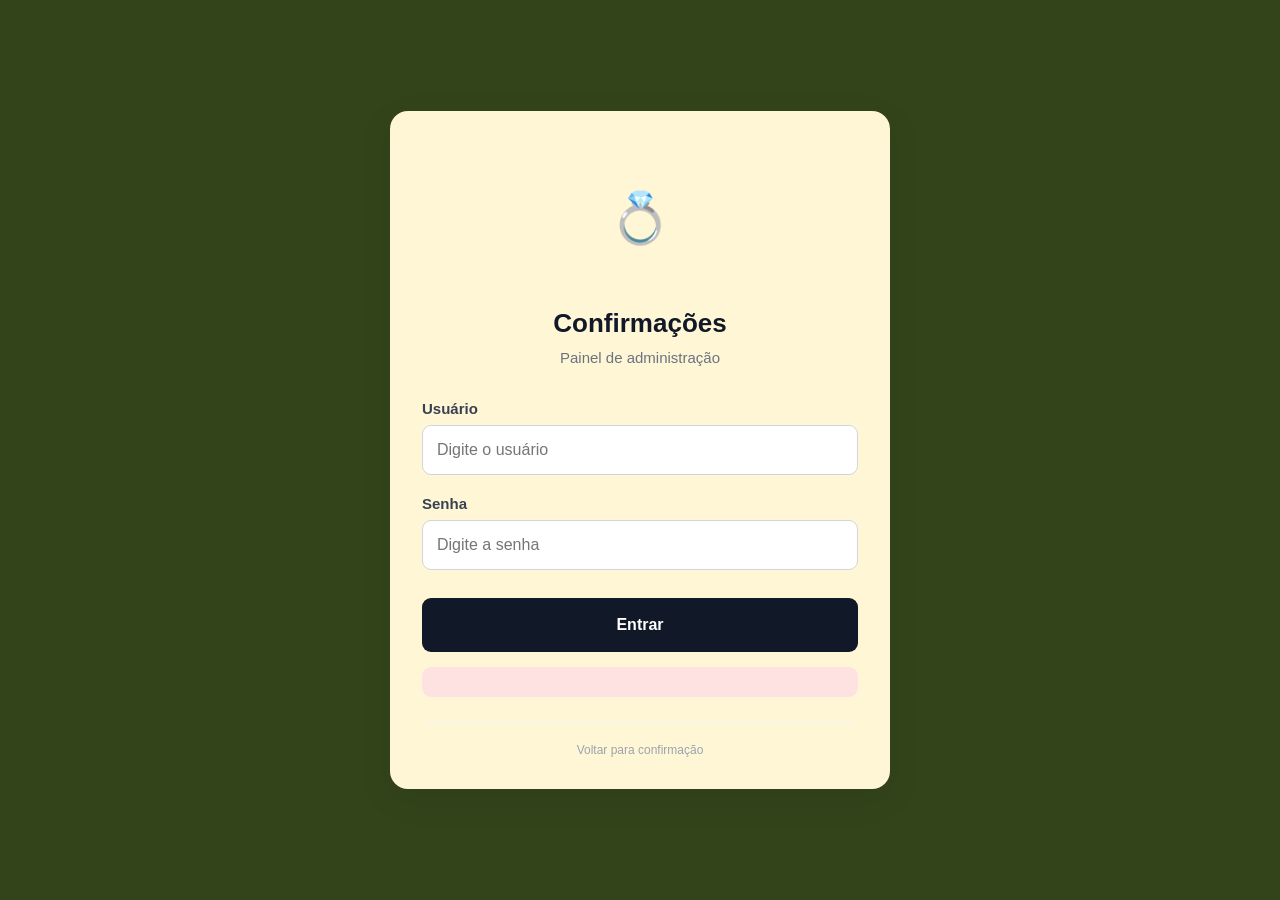
<file: admin/index.html>
<!doctype html>
<html lang="pt-BR">
  <head>
    <meta charset="UTF-8" />

    <meta name="viewport" content="width=device-width, initial-scale=1.0" />

    <meta name="description" content="Painel administrativo de confirmações" />

    <title>Confirmações</title>

    <link rel="stylesheet" href="style.css" />
  </head>

  <body>
    <div class="pagina">
      <div class="card">
        <!-- =====================================
                 LOGIN
            ====================================== -->

        <section id="login" class="tela-login">
          <header class="cabecalho">
            <div class="icone-evento">💍</div>

            <h1>Confirmações</h1>

            <p>Painel de administração</p>
          </header>

          <div class="campo">
            <label for="usuario"> Usuário </label>

            <input
              type="text"
              id="usuario"
              placeholder="Digite o usuário"
              autocomplete="username"
              spellcheck="false"
            />
          </div>

          <div class="campo">
            <label for="senha"> Senha </label>

            <input
              type="password"
              id="senha"
              placeholder="Digite a senha"
              autocomplete="current-password"
            />
          </div>

          <button type="button" id="btnEntrar" class="btn-confirmar">
            Entrar
          </button>

          <div id="erroLogin" class="mensagem erro"></div>

          <footer>
            <a href="../mywedding/" class="link-voltar">
              Voltar para confirmação
            </a>
          </footer>
        </section>

        <!-- =====================================
                 PAINEL
            ====================================== -->

        <section id="painel" class="painel" style="display: none">
          <header class="cabecalho">
            <div class="icone-evento">💍</div>

            <h1>Confirmações</h1>

            <p>Painel de administração</p>
          </header>

          <!-- =================================
                     ESTATÍSTICAS
                ================================== -->

          <div class="estatisticas">
            <div class="estatistica">
              <strong id="totalPessoas"> 0 </strong>

              <span> Pessoas </span>
            </div>

            <div class="estatistica">
              <strong id="totalTitulares"> 0 </strong>

              <span> Titulares </span>
            </div>

            <div class="estatistica">
              <strong id="totalAcompanhantes"> 0 </strong>

              <span> Acompanhantes </span>
            </div>
          </div>

          <!-- =================================
                     CONSULTA
                ================================== -->

          <div class="consulta">
            <div class="titulo-consulta">
              <label for="busca"> Consultar convidado </label>
            </div>

            <input
              type="text"
              id="busca"
              placeholder="Digite o nome..."
              autocomplete="off"
            />

            <div class="barra-acoes">
              <span id="resultado" class="contador-resultados">
                0 convites
              </span>

              <button type="button" id="btnAtualizar" class="btn-atualizar">
                ↻ Atualizar
              </button>
            </div>
          </div>

          <!-- =================================
                     CARREGANDO
                ================================== -->

          <div id="carregando" class="carregando">
            <div class="spinner"></div>

            <span> Carregando... </span>
          </div>

          <!-- =================================
                     LISTA
                ================================== -->

          <div id="lista" class="lista-convidados"></div>

          <!-- =================================
                     SAIR
                ================================== -->

          <button type="button" id="btnSair" class="btn-sair">Sair</button>

          <footer>
            <span> Painel administrativo </span>
          </footer>
        </section>
      </div>
    </div>

    <script src="script.js"></script>
  </body>
</html>
</file>
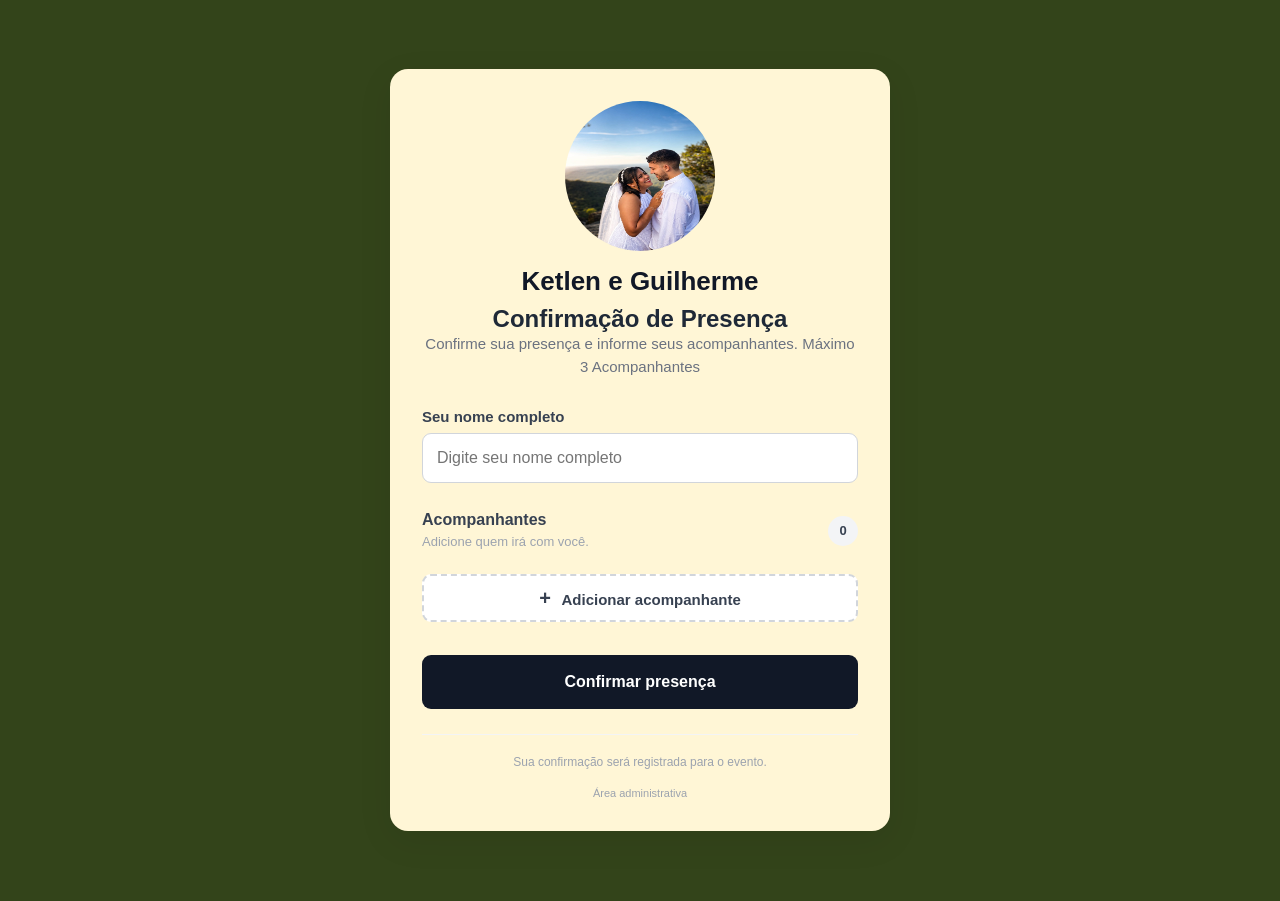
<file: mywedding/index.html>
<!doctype html>

<html lang="pt-BR">
  <head>
    <meta charset="UTF-8" />

    <meta name="viewport" content="width=device-width, initial-scale=1.0" />

    <meta name="description" content="Confirmação de presença" />

    <title>Confirmação de Presença</title>

    <link rel="stylesheet" href="style.css" />
  </head>

  <body>
    <main class="pagina">
      <section class="card">
        <!-- CABEÇALHO -->

        <header class="cabecalho">
          <img class="icone-evento" src="iandshe.jpeg">

          <h1>Ketlen e Guilherme</h1>
          <h2>Confirmação de Presença</h2>

          <p>Confirme sua presença e informe seus acompanhantes. Máximo 3 Acompanhantes</p>
        </header>

        <!-- FORMULÁRIO -->

        <form id="formulario" method="POST" target="iframeEnvio">
          <!-- NOME -->

          <div class="campo">
            <label for="nome"> Seu nome completo </label>

            <input
              type="text"
              id="nome"
              name="nome"
              placeholder="Digite seu nome completo"
              autocomplete="name"
              required
            />
          </div>

          <!-- ACOMPANHANTES -->

          <div class="secao-acompanhantes">
            <div class="titulo-secao">
              <div>
                <h2>Acompanhantes</h2>

                <span> Adicione quem irá com você. </span>
              </div>

              <span id="contador" class="contador"> 0 </span>
            </div>

            <!-- LISTA -->

            <div id="listaAcompanhantes" class="lista-acompanhantes"></div>

            <!-- BOTÃO ADICIONAR -->

            <button type="button" id="btnAdicionar" class="btn-adicionar">
              <span> + </span>

              Adicionar acompanhante
            </button>
          </div>

          <!-- BOTÃO CONFIRMAR -->

          <button type="submit" id="btnConfirmar" class="btn-confirmar">
            Confirmar presença
          </button>

          <!-- CARREGANDO -->

          <div id="carregando" class="carregando">
            <div class="spinner"></div>

            <span> Enviando confirmação... </span>
          </div>
        </form>

        <!-- MENSAGEM -->

        <div id="mensagem" class="mensagem"></div>

        <!-- RODAPÉ -->

        <footer>Sua confirmação será registrada para o evento.</footer>
        <a href="../admin/" class="link-admin">Área administrativa</a>
      </section>
    </main>

    <!--
        IFRAME INVISÍVEL

        O formulário envia os dados para o
        Google Apps Script sem sair da página.
    -->

    <iframe name="iframeEnvio" id="iframeEnvio" class="iframe-escondido">
    </iframe>

    <script src="script.js"></script>
  </body>
</html>
</file>
<file: admin/style.css>
/* =========================================
   RESET
========================================= */

* {
  box-sizing: border-box;
  margin: 0;
  padding: 0;
}

/* =========================================
   BODY
========================================= */

body {
  font-family: Arial, Helvetica, sans-serif;

  background: #33441a;

  color: #1f2937;

  min-height: 100vh;
}

/* =========================================
   PÁGINA
========================================= */

.pagina {
  width: 100%;

  min-height: 100vh;

  display: flex;

  justify-content: center;

  align-items: center;

  padding: 20px;
}

/* =========================================
   CARD
========================================= */

.card {
  width: 100%;

  max-width: 500px;

  background: #fff6d6;

  border-radius: 18px;

  padding: 32px;

  box-shadow: 0 10px 35px rgba(0, 0, 0, 0.08);
}

/* =========================================
   CABEÇALHO
========================================= */

.cabecalho {
  text-align: center;

  margin-bottom: 30px;
}

.icone-evento {
  width: 150px;

  height: 150px;

  margin: 0 auto 15px;

  display: flex;

  align-items: center;

  justify-content: center;

  border-radius: 50%;

  font-size: 50px;
}

.cabecalho h1 {
  font-size: 26px;

  margin-bottom: 8px;

  color: #111827;
}

.cabecalho p {
  color: #6b7280;

  font-size: 15px;

  line-height: 1.5;
}

/* =========================================
   CAMPO
========================================= */

.campo {
  margin-bottom: 20px;
}

label {
  display: block;

  font-size: 15px;

  font-weight: 600;

  margin-bottom: 8px;

  color: #374151;
}

input {
  width: 100%;

  height: 50px;

  padding: 0 14px;

  border: 1px solid #d1d5db;

  border-radius: 9px;

  outline: none;

  font-size: 16px;

  color: #111827;

  background: #ffffff;

  transition:
    border-color 0.2s,
    box-shadow 0.2s;
}

input:focus {
  border-color: #33441a;

  box-shadow: 0 0 0 3px rgba(51, 68, 26, 0.1);
}

/* =========================================
   BOTÃO ENTRAR
========================================= */

.btn-confirmar {
  width: 100%;

  height: 54px;

  margin-top: 8px;

  border: none;

  border-radius: 9px;

  background: #111827;

  color: #ffffff;

  font-size: 16px;

  font-weight: bold;

  cursor: pointer;

  transition:
    opacity 0.2s,
    transform 0.1s;
}

.btn-confirmar:hover {
  opacity: 0.9;
}

.btn-confirmar:active {
  transform: scale(0.99);
}

.btn-confirmar:disabled {
  opacity: 0.5;

  cursor: not-allowed;
}

/* =========================================
   ERRO
========================================= */

.mensagem {
  display: none;

  margin-top: 15px;

  padding: 15px;

  border-radius: 9px;

  text-align: center;

  font-size: 14px;

  line-height: 1.5;
}

.mensagem.erro {
  display: block;

  background: #fee2e2;

  color: #991b1b;
}

/* =========================================
   ESTATÍSTICAS
========================================= */

.estatisticas {
  display: grid;

  grid-template-columns: repeat(3, 1fr);

  gap: 6px;

  margin-bottom: 24px;
}

.estatistica {
  min-height: 62px;

  border: 1px solid #e5e7eb;

  border-radius: 10px;

  background: #ffffff;

  display: flex;

  flex-direction: column;

  align-items: center;

  justify-content: center;

  text-align: center;
}

.estatistica strong {
  font-size: 20px;

  line-height: 1;

  color: #111827;

  margin-bottom: 6px;
}

.estatistica span {
  font-size: 11px;

  color: #6b7280;
}

/* =========================================
   CONSULTA
========================================= */

.consulta {
  margin-bottom: 20px;
}

.titulo-consulta {
  margin-bottom: 8px;
}

.titulo-consulta label {
  margin-bottom: 0;
}

.barra-acoes {
  display: flex;

  align-items: center;

  justify-content: space-between;

  gap: 10px;

  margin-top: 12px;
}

.contador-resultados {
  color: #374151;

  font-size: 13px;
}

/* =========================================
   ATUALIZAR
========================================= */

.btn-atualizar {
  height: 38px;

  padding: 0 14px;

  border: none;

  border-radius: 8px;

  background: #4a5e28;

  color: #ffffff;

  font-size: 13px;

  font-weight: 600;

  cursor: pointer;

  white-space: nowrap;
}

.btn-atualizar:hover {
  opacity: 0.9;
}

.btn-atualizar:disabled {
  opacity: 0.5;

  cursor: not-allowed;
}

/* =========================================
   CARREGANDO
========================================= */

.carregando {
  display: none;

  align-items: center;

  justify-content: center;

  gap: 10px;

  margin: 15px 0;

  color: #6b7280;

  font-size: 14px;
}

.spinner {
  width: 18px;

  height: 18px;

  border: 2px solid #e5e7eb;

  border-top-color: #111827;

  border-radius: 50%;

  animation: girar 0.8s linear infinite;
}

@keyframes girar {
  to {
    transform: rotate(360deg);
  }
}

/* =========================================
   LISTA
========================================= */

.lista-convidados {
  display: flex;

  flex-direction: column;

  gap: 10px;
}

/* =========================================
   GRUPO DO CONVIDADO
========================================= */

.grupo-convidado {
  background: #ffffff;

  border: 1px solid #e5e7eb;

  border-radius: 10px;

  overflow: hidden;
}

/* =========================================
   TITULAR
========================================= */

.titular {
  min-height: 54px;

  padding: 10px 12px;

  display: flex;

  align-items: center;

  justify-content: space-between;

  gap: 10px;
}

.dados-titular {
  display: flex;

  align-items: center;

  gap: 8px;

  min-width: 0;
}

.nome-titular {
  font-size: 15px;

  font-weight: 600;

  color: #111827;

  word-break: break-word;
}

/* =========================================
   TAG TITULAR
========================================= */

.tag-titular {
  display: inline-flex;

  align-items: center;

  justify-content: center;

  padding: 4px 7px;

  border-radius: 20px;

  background: #eef2e6;

  color: #4a5e28;

  font-size: 9px;

  font-weight: bold;

  white-space: nowrap;
}

/* =========================================
   ACOMPANHANTES
========================================= */

.lista-do-titular {
  border-top: 1px solid #f3f4f6;

  padding: 5px 12px 8px 20px;
}

.acompanhante {
  min-height: 40px;

  display: flex;

  align-items: center;

  gap: 7px;

  color: #4b5563;

  font-size: 14px;
}

.icone-acompanhante {
  color: #9ca3af;

  font-size: 16px;
}

.nome-acompanhante {
  flex: 1;

  min-width: 0;

  word-break: break-word;
}

/* =========================================
   BOTÃO EXCLUIR
========================================= */

.btn-excluir {
  width: 32px;

  height: 32px;

  flex-shrink: 0;

  border: none;

  border-radius: 8px;

  background: #fee2e2;

  color: #dc2626;

  cursor: pointer;

  display: flex;

  align-items: center;

  justify-content: center;

  font-size: 15px;

  transition:
    background 0.2s,
    transform 0.1s;
}

.btn-excluir:hover {
  background: #fecaca;
}

.btn-excluir:active {
  transform: scale(0.92);
}

.btn-excluir:disabled {
  opacity: 0.5;

  cursor: not-allowed;
}

/* =========================================
   SEM RESULTADO
========================================= */

.sem-resultado {
  padding: 25px 10px;

  text-align: center;

  color: #6b7280;

  font-size: 14px;
}

/* =========================================
   SAIR
========================================= */

.btn-sair {
  width: 100%;

  height: 44px;

  margin-top: 25px;

  border: 1px solid #d1d5db;

  border-radius: 9px;

  background: transparent;

  color: #4b5563;

  font-size: 14px;

  cursor: pointer;
}

.btn-sair:hover {
  background: #ffffff;
}

/* =========================================
   RODAPÉ
========================================= */

footer {
  text-align: center;

  margin-top: 25px;

  padding-top: 20px;

  border-top: 1px solid #f3f4f6;

  color: #9ca3af;

  font-size: 12px;
}

.link-voltar {
  color: #9ca3af;

  text-decoration: none;
}

.link-voltar:hover {
  color: #374151;

  text-decoration: underline;
}

/* =========================================
   CELULAR
========================================= */

@media (max-width: 480px) {
  .pagina {
    padding: 10px;

    align-items: flex-start;
  }

  .card {
    margin-top: 10px;

    padding: 24px 20px;

    border-radius: 14px;
  }

  .cabecalho h1 {
    font-size: 23px;
  }

  .icone-evento {
    width: 120px;

    height: 120px;

    font-size: 42px;
  }

  .estatisticas {
    gap: 5px;
  }

  .estatistica {
    min-height: 60px;
  }

  .estatistica strong {
    font-size: 19px;
  }

  .estatistica span {
    font-size: 10px;
  }

  .dados-titular {
    align-items: flex-start;

    flex-direction: column;

    gap: 4px;
  }
}
</file>
<file: mywedding/style.css>
* {
  box-sizing: border-box;
  margin: 0;
  padding: 0;
}

body {
  font-family: Arial, Helvetica, sans-serif;
  background: #33441a;
  color: #1f2937;
  min-height: 100vh;
}

.pagina {
  width: 100%;
  min-height: 100vh;
  display: flex;
  justify-content: center;
  align-items: center;
  padding: 20px;
}

.card {
  width: 100%;
  max-width: 500px;
  background: #FFF6D6;
  border-radius: 18px;
  padding: 32px;
  box-shadow: 0 10px 35px rgba(0, 0, 0, 0.08);
}

/* =========================================
CABEÇALHO
========================================= */

.cabecalho {
  text-align: center;
  margin-bottom: 30px;
}

.icone-evento {
  width: 150px;
  height: 150px;
  margin: 0 auto 15px;
  display: flex;
  align-items: center;
  justify-content: center;
  border-radius: 50%;
  font-size: 50px;
}

.cabecalho h1 {
  font-size: 26px;

  margin-bottom: 8px;

  color: #111827;
}

.cabecalho p {
  color: #6b7280;

  font-size: 15px;

  line-height: 1.5;
}

/* =========================================
CAMPO
========================================= */

.campo {
  margin-bottom: 28px;
}

label {
  display: block;

  font-size: 15px;

  font-weight: 600;

  margin-bottom: 8px;

  color: #374151;
}

input {
  width: 100%;

  height: 50px;

  padding: 0 14px;

  border: 1px solid #d1d5db;

  border-radius: 9px;

  outline: none;

  font-size: 16px;

  color: #111827;

  background: #ffffff;

  transition:
    border-color 0.2s,
    box-shadow 0.2s;
}

input:focus {
  border-color: #111827;

  box-shadow: 0 0 0 3px rgba(17, 24, 39, 0.08);
}

/* =========================================
ACOMPANHANTES
========================================= */

.secao-acompanhantes {
  margin-bottom: 5px;
}

.titulo-secao {
  display: flex;

  align-items: center;

  justify-content: space-between;

  margin-bottom: 12px;
}

.titulo-secao h2 {
  font-size: 16px;

  margin-bottom: 3px;

  color: #374151;
}

.titulo-secao span {
  font-size: 13px;

  color: #9ca3af;
}

.contador {
  min-width: 30px;

  height: 30px;

  display: flex;

  align-items: center;

  justify-content: center;

  border-radius: 50%;

  background: #f3f4f6;

  color: #374151 !important;

  font-weight: bold;
}

/* =========================================
LISTA
========================================= */

.lista-acompanhantes {
  display: flex;

  flex-direction: column;

  gap: 10px;
}

.acompanhante {
  display: flex;

  gap: 8px;

  animation: aparecer 0.2s ease;
}

@keyframes aparecer {
  from {
    opacity: 0;

    transform: translateY(-5px);
  }

  to {
    opacity: 1;

    transform: translateY(0);
  }
}

.acompanhante input {
  flex: 1;
}

/* =========================================
REMOVER
========================================= */

.btn-remover {
  width: 50px;
  height: 50px;
  border: none;
  border-radius: 9px;
  background: #fee2e2;
  color: #dc2626;
  font-size: 22px;
  cursor: pointer;
  flex-shrink: 0;
}

.btn-remover:hover {
  background: #fecaca;
}

/* =========================================
ADICIONAR
========================================= */

.btn-adicionar {
  width: 100%;
  height: 48px;
  margin-top: 12px;
  border: 2px dashed #d1d5db;
  border-radius: 9px;
  background: #ffffff;
  color: #374151;
  font-size: 15px;
  font-weight: 600;
  cursor: pointer;
}

.btn-adicionar:hover {
  background: #f9fafb;
}

.btn-adicionar span {
  font-size: 20px;
  margin-right: 5px;
}

/* =========================================
CONFIRMAR
========================================= */

.btn-confirmar {
  width: 100%;
  height: 54px;
  margin-top: 28px;
  border: none;
  border-radius: 9px;
  background: #111827;
  color: #ffffff;
  font-size: 16px;
  font-weight: bold;
  cursor: pointer;
}

.btn-confirmar:hover {
  opacity: 0.9;
}

.btn-confirmar:disabled {
  opacity: 0.5;
  cursor: not-allowed;
}

/* =========================================
CARREGANDO
========================================= */

.carregando {
  display: none;
  align-items: center;
  justify-content: center;
  gap: 10px;
  margin-top: 15px;
  color: #6b7280;
  font-size: 14px;
}

.spinner {
  width: 18px;
  height: 18px;
  border: 2px solid #e5e7eb;
  border-top-color: #111827;
  border-radius: 50%;
  animation: girar 0.8s linear infinite;
}

@keyframes girar {
  to {
    transform: rotate(360deg);
  }
}

/* =========================================
MENSAGEM
========================================= */

.mensagem {
  display: none;
  margin-top: 20px;
  padding: 15px;
  border-radius: 9px;
  text-align: center;
  font-size: 15px;
  line-height: 1.5;
}

.mensagem.sucesso {
  display: block;

  background: #dcfce7;

  color: #166534;
}

.mensagem.erro {
  display: block;

  background: #fee2e2;

  color: #991b1b;
}

/* =========================================
RODAPÉ
========================================= */

footer {
  text-align: center;

  margin-top: 25px;

  padding-top: 20px;

  border-top: 1px solid #f3f4f6;

  color: #9ca3af;

  font-size: 12px;
}

/* =========================================
IFRAME INVISÍVEL
========================================= */

.iframe-escondido {
  position: absolute;

  width: 1px;

  height: 1px;

  border: 0;

  opacity: 0;

  pointer-events: none;
}

/* =========================================
CELULAR
========================================= */

@media (max-width: 480px) {
  .pagina {
    padding: 10px;
    align-items: flex-start;
  }

  .card {
    margin-top: 10px;
    padding: 24px 20px;
    border-radius: 14px;
  }

  .cabecalho h1 {
    font-size: 23px;
  }
}

/* =========================================
   LINK ADMIN
========================================= */

.link-admin {
    display: block;

    margin-top: 18px;

    text-align: center;

    color: #9ca3af;

    font-size: 11px;

    text-decoration: none;
}


.link-admin:hover {
    color: #374151;

    text-decoration: underline;
}
</file>
